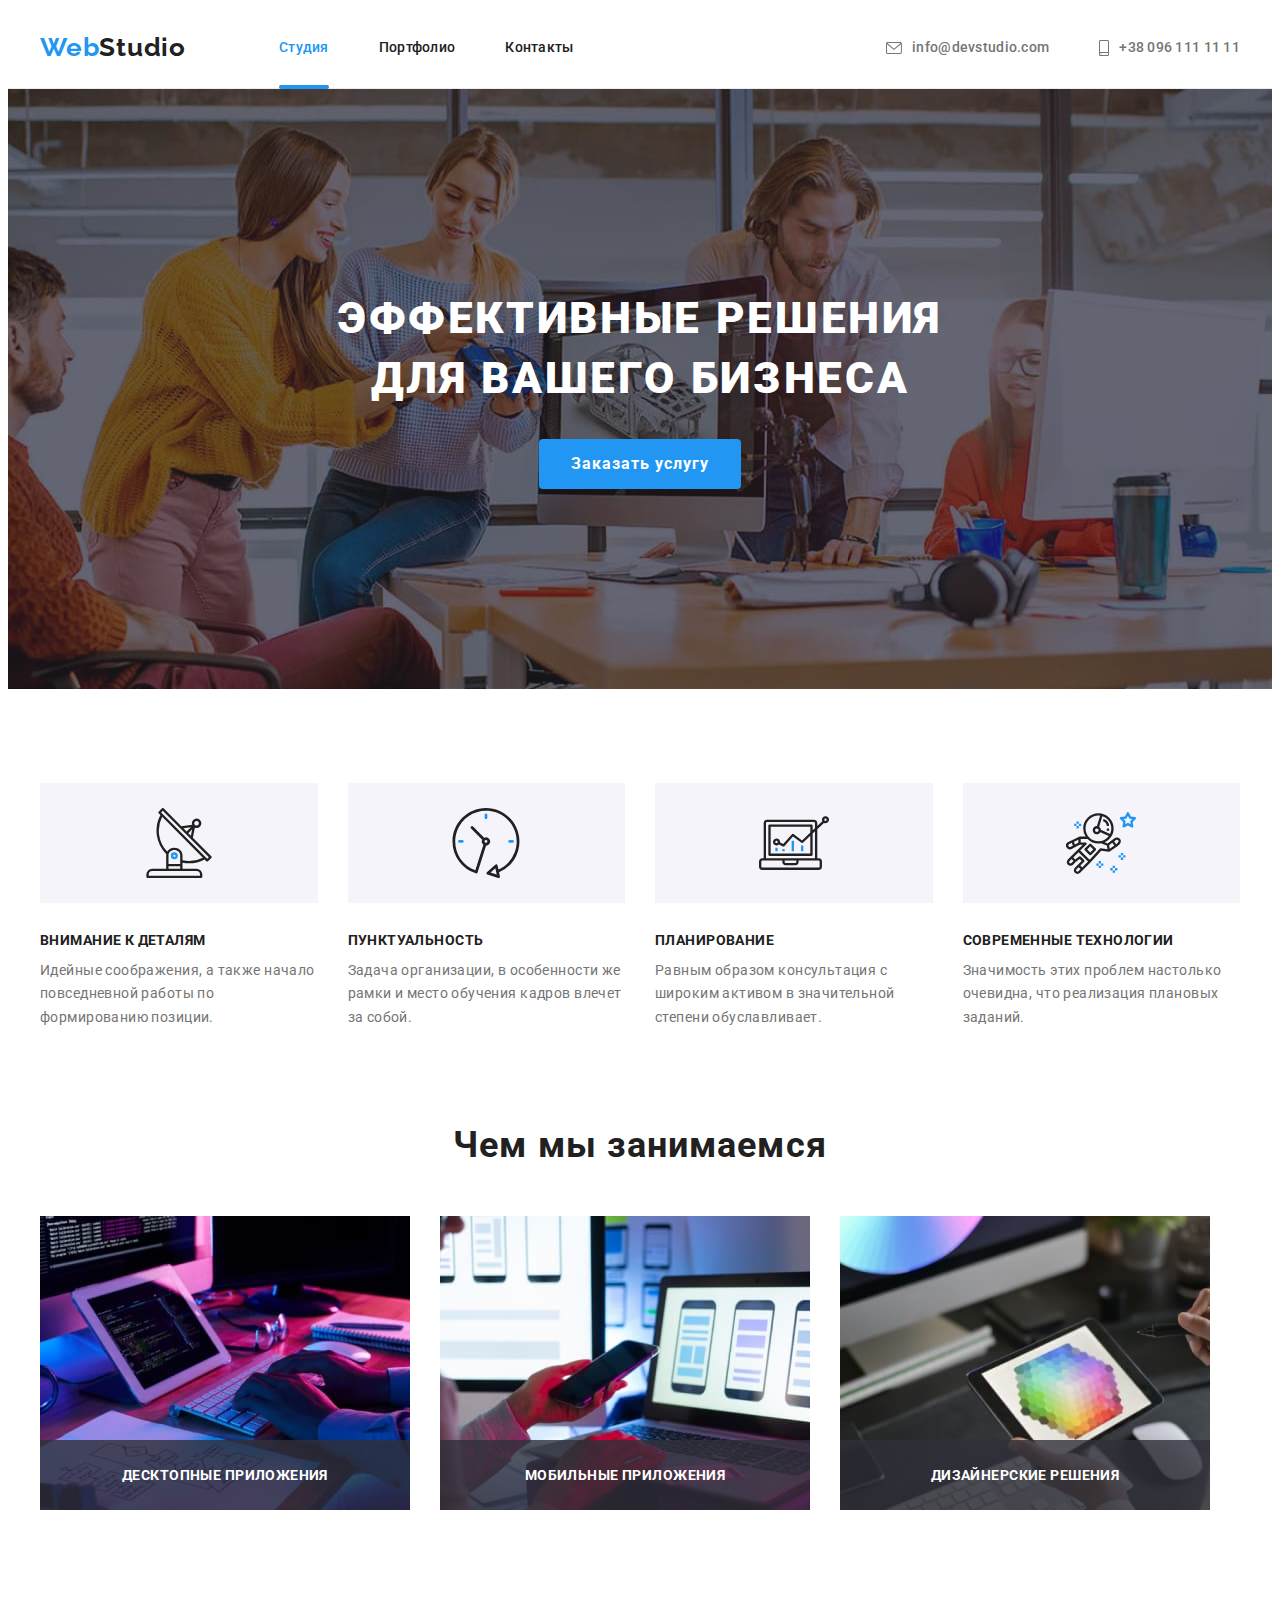
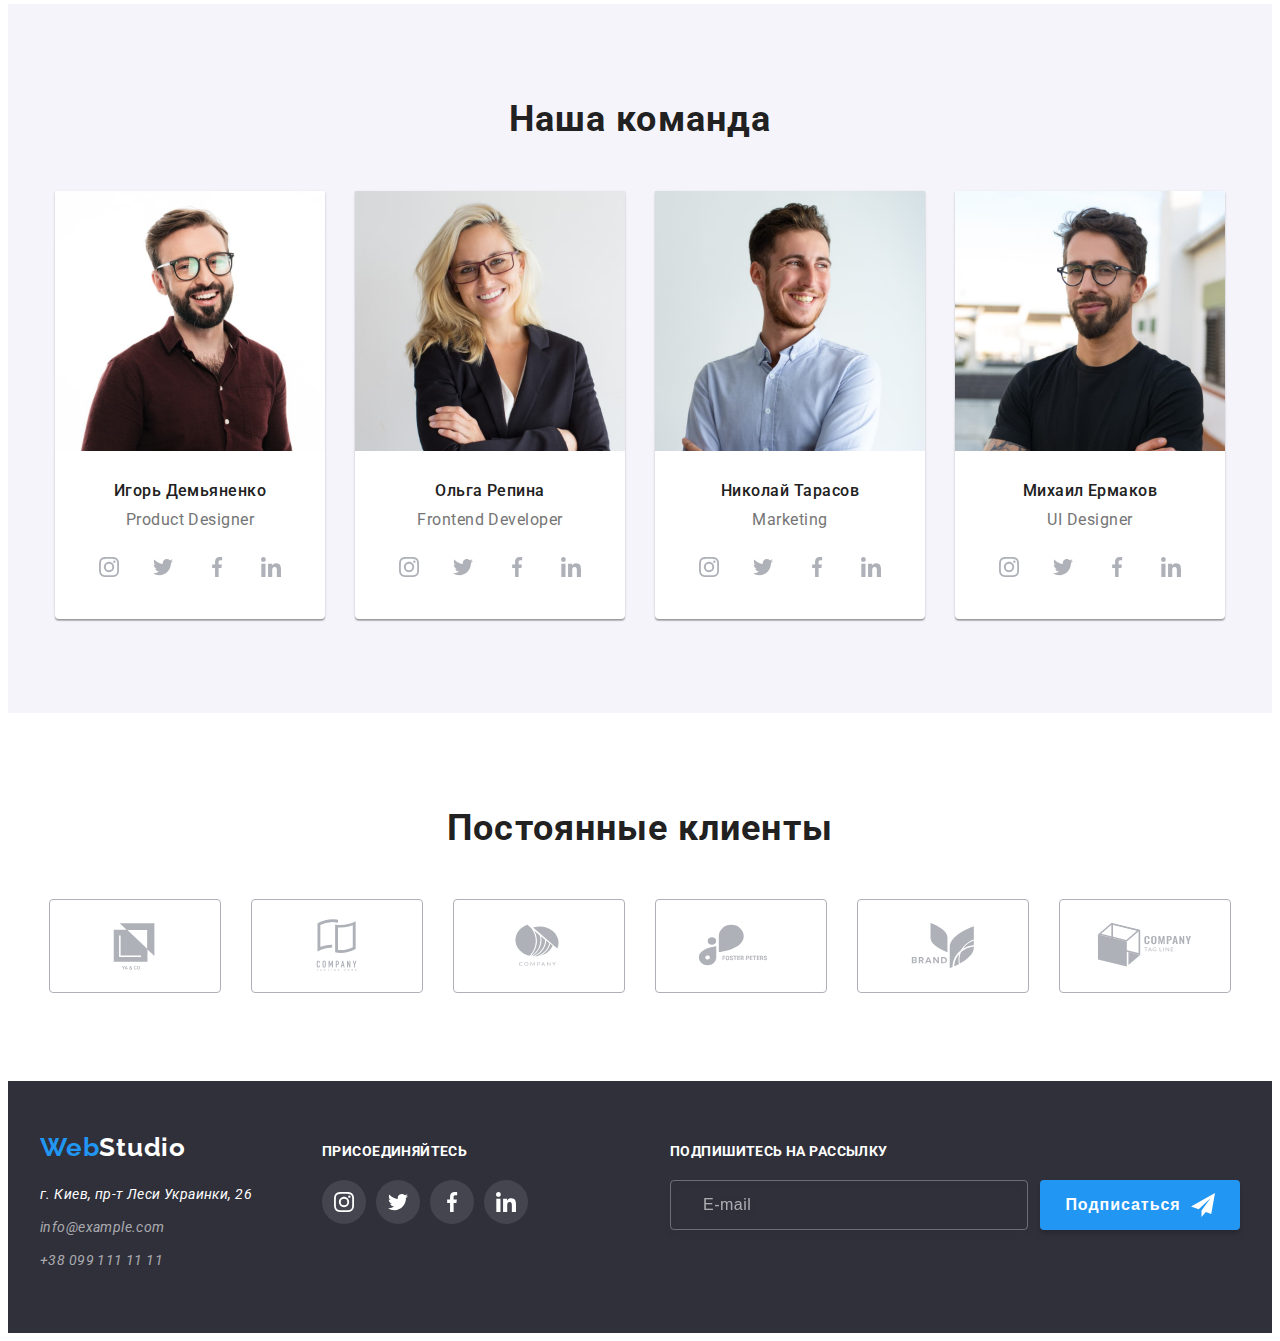
<file: index.html>
<!DOCTYPE html>
<html lang="ru">
  <head>
    <meta charset="UTF-8" />
    <meta http-equiv="X-UA-Compatible" content="IE=edge" />
    <meta name="viewport" content="width=device-width, initial-scale=1.0" />
    <title>WebStudio</title>
    <link
      rel="stylesheet"
      href="https://cdnjs.cloudflare.com/ajax/libs/modern-normalize/1.1.0/modern-normalize.min.css"
      integrity="sha512-wpPYUAdjBVSE4KJnH1VR1HeZfpl1ub8YT/NKx4PuQ5NmX2tKuGu6U/JRp5y+Y8XG2tV+wKQpNHVUX03MfMFn9Q=="
      crossorigin="anonymous"
      referrerpolicy="no-referrer"
    />
    <link rel="preconnect" href="https://fonts.googleapis.com" />
    <link rel="preconnect" href="https://fonts.gstatic.com" crossorigin />
    <link
      href="https://fonts.googleapis.com/css2?family=Raleway:wght@700&family=Roboto:wght@400;500;700;900&display=swap"
      rel="stylesheet"
    />
    <link
      rel="stylesheet"
      href="https://cdnjs.cloudflare.com/ajax/libs/modern-normalize/1.1.0/modern-normalize.min.css"
      integrity="sha512-wpPYUAdjBVSE4KJnH1VR1HeZfpl1ub8YT/NKx4PuQ5NmX2tKuGu6U/JRp5y+Y8XG2tV+wKQpNHVUX03MfMFn9Q=="
      crossorigin="anonymous"
      referrerpolicy="no-referrer"
    />
    <!-- <link rel="stylesheet" href="./old_css/styles.css" /> -->
    <link rel="stylesheet" href="./css/main.min.css" />
  </head>

  <body>
    <header class="header-section">
      <div class="container flex">
        <nav class="nav-container">
          <a class="logo link" href="" lang="en">Web<span class="lofo__syffix">Studio</span></a>
          <ul class="nav-container-list list">
            <li class="nav-container-list__item">
              <a class="nav-container-list__link current" href="./index.html">Студия</a>
            </li>
            <li class="nav-container-list__item">
              <a class="nav-container-list__link" href="./portfolio.html">Портфолио</a>
            </li>
            <li class="nav-container-list__item">
              <a class="nav-container-list__link" href="">Контакты</a>
            </li>
          </ul>
        </nav>
        <ul class="header-right-list list">
          <li class="header-right-list__item flex">
            <a class="header-right-list__link flex" href="mailto:info@devstudio.com">
              <svg class="icon-header icon-envelope">
                <use href="./img/symbol-defs.svg#icon-envelope1"></use>
              </svg>
              info@devstudio.com</a
            >
          </li>
          <li class="header-right-list__item flex">
            <a class="header-right-list__link flex" href="tel:+380961111111">
              <svg class="icon-header icon-smartphone">
                <use href="./img/symbol-defs.svg#icon-smartphone"></use>
              </svg>
              +38 096 111 11 11</a
            >
          </li>
        </ul>
      </div>
    </header>

    <main>
      <section class="hero-section">
        <div class="hero-section__container">
          <h1 class="hero-section__title">Эффективные решения для вашего бизнеса</h1>
          <button class="hero-section__btn" type="button" data-modal-open>Заказать услугу</button>
        </div>
      </section>
      <section class="feature-section">
        <div class="feature-section__container">
          <h2 class="feature-section__hidden-title visually-hidden">Features</h2>
          <ul class="feature-section__list list flex">
            <li class="feature-section__item">
              <div class="feature-section__icon-bock">
                <svg class="feature-section__icon">
                  <use href="./img/symbol-defs.svg#icon-antenna"></use>
                </svg>
              </div>
              <h3 class="feature-section__title">Внимание к деталям</h3>
              <p class="feature-section__text">
                Идейные соображения, а также начало повседневной работы по формированию позиции.
              </p>
            </li>
            <li class="feature-section__item">
              <div class="feature-section__icon-bock">
                <svg class="feature-section__icon">
                  <use href="./img/symbol-defs.svg#icon-clock"></use>
                </svg>
              </div>
              <h3 class="feature-section__title">Пунктуальность</h3>
              <p class="feature-section__text">
                Задача организации, в особенности же рамки и место обучения кадров влечет за собой.
              </p>
            </li>
            <li class="feature-section__item">
              <div class="feature-section__icon-bock">
                <svg class="feature-section__icon">
                  <use href="./img/symbol-defs.svg#icon-diagram"></use>
                </svg>
              </div>
              <h3 class="feature-section__title">Планирование</h3>
              <p class="feature-section__text">
                Равным образом консультация с широким активом в значительной степени обуславливает.
              </p>
            </li>
            <li class="feature-section__item">
              <div class="feature-section__icon-bock">
                <svg class="feature-section__icon">
                  <use href="./img/symbol-defs.svg#icon-astronaut"></use>
                </svg>
              </div>
              <h3 class="feature-section__title">Современные технологии</h3>
              <p class="feature-section__text">
                Значимость этих проблем настолько очевидна, что реализация плановых заданий.
              </p>
            </li>
          </ul>
        </div>
      </section>
      <section class="projects-feature-section">
        <div class="projects-feature-section__container">
          <h2 class="universal-title">Чем мы занимаемся</h2>
          <ul class="projects-feature-section__list list flex-wrap">
            <li class="projects-feature-section__item">
              <div class="projects-feature-section__images-box">
                <img width="370" src="./img/box1.jpg" alt="Разработчик пишет код" />
                <div class="projects-feature-section__title-box">
                  <p class="projects-feature-section__title">Десктопные приложения</p>
                </div>
              </div>
            </li>
            <li class="projects-feature-section__item">
              <div class="projects-feature-section__images-box">
                <img width="370" src="./img/box2.jpg" alt="Создаем мобильные приложения" />
                <div class="projects-feature-section__title-box">
                  <p class="projects-feature-section__title">Мобильные приложения</p>
                </div>
              </div>
            </li>
            <li class="projects-feature-section__item">
              <div class="projects-feature-section__images-box">
                <img width="370" src="./img/box3.jpg" alt="Цветовая палитра" />
                <div class="projects-feature-section__title-box">
                  <p class="projects-feature-section__title">Дизайнерские решения</p>
                </div>
              </div>
            </li>
          </ul>
        </div>
      </section>
      <section class="team-section">
        <div class="team-section__container">
          <h2 class="universal-title">Наша команда</h2>
          <ul class="team-section__list list flex">
            <li class="team-section__item">
              <img width="270" src="./img/img1.jpg" alt="Игорь Демьяненко" />
              <div class="team-section__under-image-block">
                <h3 class="team-section__developer">Игорь Демьяненко</h3>
                <p class="team-section__developer-position" lang="en">Product Designer</p>
                <ul class="team-section__developers-contact-list flex list">
                  <li class="team-section__developers-contact-item">
                    <a class="team-section__developers-contact-link" href="">
                      <svg class="team-section__icon-developer">
                        <use href="./img/symbol-defs.svg#icon-instagram"></use>
                      </svg>
                    </a>
                  </li>
                  <li class="team-section__developers-contact-item">
                    <a class="team-section__developers-contact-link" href="">
                      <svg class="team-section__icon-developer">
                        <use href="./img/symbol-defs.svg#icon-twitter"></use>
                      </svg>
                    </a>
                  </li>
                  <li class="team-section__developers-contact-item">
                    <a class="team-section__developers-contact-link" href="">
                      <svg class="team-section__icon-developer">
                        <use href="./img/symbol-defs.svg#icon-facebook"></use>
                      </svg>
                    </a>
                  </li>
                  <li class="team-section__developers-contact-item">
                    <a class="team-section__developers-contact-link" href="">
                      <svg class="team-section__icon-developer">
                        <use href="./img/symbol-defs.svg#icon-linkedin"></use>
                      </svg>
                    </a>
                  </li>
                </ul>
              </div>
            </li>
            <li class="team-section__item">
              <img width="270" src="./img/img2.jpg" alt="Ольга Репина" />
              <div class="team-section__under-image-block">
                <h3 class="team-section__developer">Ольга Репина</h3>
                <p class="team-section__developer-position" lang="en">Frontend Developer</p>
                <ul class="team-section__developers-contact-list flex list">
                  <li class="team-section__developers-contact-item">
                    <a class="team-section__developers-contact-link" href="">
                      <svg class="team-section__icon-developer">
                        <use href="./img/symbol-defs.svg#icon-instagram"></use>
                      </svg>
                    </a>
                  </li>
                  <li class="team-section__developers-contact-item">
                    <a class="team-section__developers-contact-link" href="">
                      <svg class="team-section__icon-developer">
                        <use href="./img/symbol-defs.svg#icon-twitter"></use>
                      </svg>
                    </a>
                  </li>
                  <li class="team-section__developers-contact-item">
                    <a class="team-section__developers-contact-link" href="">
                      <svg class="team-section__icon-developer">
                        <use href="./img/symbol-defs.svg#icon-facebook"></use>
                      </svg>
                    </a>
                  </li>
                  <li class="team-section__developers-contact-item">
                    <a class="team-section__developers-contact-link" href="">
                      <svg class="team-section__icon-developer">
                        <use href="./img/symbol-defs.svg#icon-linkedin"></use>
                      </svg>
                    </a>
                  </li>
                </ul>
              </div>
            </li>
            <li class="team-section__item">
              <img width="270" src="./img/img3.jpg" alt="Николай Тарасов" />
              <div class="team-section__under-image-block">
                <h3 class="team-section__developer">Николай Тарасов</h3>
                <p class="team-section__developer-position" lang="en">Marketing</p>
                <ul class="team-section__developers-contact-list flex list">
                  <li class="team-section__developers-contact-item">
                    <a class="team-section__developers-contact-link" href="">
                      <svg class="team-section__icon-developer">
                        <use href="./img/symbol-defs.svg#icon-instagram"></use>
                      </svg>
                    </a>
                  </li>
                  <li class="team-section__developers-contact-item">
                    <a class="team-section__developers-contact-link" href="">
                      <svg class="team-section__icon-developer">
                        <use href="./img/symbol-defs.svg#icon-twitter"></use>
                      </svg>
                    </a>
                  </li>
                  <li class="team-section__developers-contact-item">
                    <a class="team-section__developers-contact-link" href="">
                      <svg class="team-section__icon-developer">
                        <use href="./img/symbol-defs.svg#icon-facebook"></use>
                      </svg>
                    </a>
                  </li>
                  <li class="team-section__developers-contact-item">
                    <a class="team-section__developers-contact-link" href="">
                      <svg class="team-section__icon-developer">
                        <use href="./img/symbol-defs.svg#icon-linkedin"></use>
                      </svg>
                    </a>
                  </li>
                </ul>
              </div>
            </li>
            <li class="team-section__item">
              <img width="270" src="./img/img4.jpg" alt="Михаил Ермаков" />
              <div class="team-section__under-image-block">
                <h3 class="team-section__developer">Михаил Ермаков</h3>
                <p class="team-section__developer-position" lang="en">UI Designer</p>
                <ul class="team-section__developers-contact-list flex list">
                  <li class="team-section__developers-contact-item">
                    <a class="team-section__developers-contact-link" href="">
                      <svg class="team-section__icon-developer">
                        <use href="./img/symbol-defs.svg#icon-instagram"></use>
                      </svg>
                    </a>
                  </li>
                  <li class="team-section__developers-contact-item">
                    <a class="team-section__developers-contact-link" href="">
                      <svg class="team-section__icon-developer">
                        <use href="./img/symbol-defs.svg#icon-twitter"></use>
                      </svg>
                    </a>
                  </li>
                  <li class="team-section__developers-contact-item">
                    <a class="team-section__developers-contact-link" href="">
                      <svg class="team-section__icon-developer">
                        <use href="./img/symbol-defs.svg#icon-facebook"></use>
                      </svg>
                    </a>
                  </li>
                  <li class="team-section__developers-contact-item">
                    <a class="team-section__developers-contact-link" href="">
                      <svg class="team-section__icon-developer">
                        <use href="./img/symbol-defs.svg#icon-linkedin"></use>
                      </svg>
                    </a>
                  </li>
                </ul>
              </div>
            </li>
          </ul>
        </div>
      </section>
      <section class="clients-section">
        <div class="clients-section__container">
          <h2 class="universal-title">Постоянные клиенты</h2>
          <ul class="clients-section__list list flex">
            <li class="clients-section__item">
              <a class="clients-section__link" href="">
                <svg class="clients-section__icon">
                  <use href="./img/symbol-defs.svg#icon-logo-1"></use>
                </svg>
              </a>
            </li>
            <li class="clients-section__item">
              <a class="clients-section__link" href="">
                <svg class="clients-section__icon">
                  <use href="./img/symbol-defs.svg#icon-logo-2"></use>
                </svg>
              </a>
            </li>
            <li class="clients-section__item">
              <a class="clients-section__link" href="">
                <svg class="clients-section__icon">
                  <use href="./img/symbol-defs.svg#icon-logo-3"></use>
                </svg>
              </a>
            </li>
            <li class="clients-section__item">
              <a class="clients-section__link" href="">
                <svg class="clients-section__icon">
                  <use href="./img/symbol-defs.svg#icon-logo-4"></use>
                </svg>
              </a>
            </li>
            <li class="clients-section__item">
              <a class="clients-section__link" href="">
                <svg class="clients-section__icon">
                  <use href="./img/symbol-defs.svg#icon-logo-5"></use>
                </svg>
              </a>
            </li>
            <li class="clients-section__item">
              <a class="clients-section__link" href="">
                <svg class="clients-section__icon">
                  <use href="./img/symbol-defs.svg#icon-logo-6"></use>
                </svg>
              </a>
            </li>
          </ul>
        </div>
      </section>
    </main>
    <footer class="footer-section">
      <div class="footer-section__container">
        <div class="footer-section__left-part">
          <a class="logo link" href="" lang="en"
            >Web<span class="footer-section__logo-syffix">Studio</span>
          </a>
          <address class="footer-address">
            <ul class="footer-address__list list">
              <li class="footer-address__item">
                <a
                  class="footer-address__link third-text-color link"
                  href="https://goo.gl/maps/jR1SKb3CfaXYw8aB8"
                  target="_blank"
                >
                  г. Киев, пр-т Леси Украинки, 26
                </a>
              </li>
              <li class="footer-address__item list">
                <a
                  class="footer-address__link footer-address__link-color-transparence link"
                  href="mailto:info@example.com"
                  >info@example.com</a
                >
              </li>
              <li class="footer-address__item">
                <a
                  class="footer-address__link footer-address__link-color-transparence link"
                  href="+380991111111"
                  >+38 099 111 11 11</a
                >
              </li>
            </ul>
          </address>
        </div>
        <div class="footer-section__center-part flex">
          <p class="footer-section__center-part-title">присоединяйтесь</p>
          <ul class="footer-section__center-icon-list list flex">
            <li class="footer-section__center-icon-item">
              <a class="footer-section__center-icon-link" href="">
                <svg class="footer-section__center-icon">
                  <use href="./img/symbol-defs.svg#icon-instagram"></use>
                </svg>
              </a>
            </li>
            <li class="footer-section__center-icon-item">
              <a class="footer-section__center-icon-link" href="">
                <svg class="footer-section__center-icon">
                  <use href="./img/symbol-defs.svg#icon-twitter"></use>
                </svg>
              </a>
            </li>
            <li class="footer-section__center-icon-item">
              <a class="footer-section__center-icon-link" href="">
                <svg class="footer-section__center-icon">
                  <use href="./img/symbol-defs.svg#icon-facebook"></use>
                </svg>
              </a>
            </li>
            <li>
              <a class="footer-section__center-icon-link" href="">
                <svg class="footer-section__center-icon">
                  <use href="./img/symbol-defs.svg#icon-linkedin"></use>
                </svg>
              </a>
            </li>
          </ul>
        </div>
        <div class="footer-section__right-part">
          <p class="footer-section__right-part-title">Подпишитесь на рассылку</p>
          <form action="#" class="flex">
            <input
              type="email"
              name="email"
              placeholder="E-mail"
              class="footer-section__email-input"
              id="user-email"
            />
            <button type="submit" class="footer-section__email-submit-button">
              <span class="footer-section__button-title">Подписаться</span>

              <svg class="footer-section__email-submit-button-svg" width="24" height="24">
                <use href="./img/symbol-defs.svg#icon-icon-send"></use>
              </svg>
            </button>
          </form>
        </div>
      </div>
    </footer>

    <div class="backdrop is-hidden" data-modal>
      <div class="modal">
        <button type="button" class="modal__close-button" data-modal-close>
          <svg class="modal__icon-close">
            <use href="./img/symbol-defs.svg#icon-close-black"></use>
          </svg>
        </button>
        <p class="modal__top-text">Оставьте свои данные, мы вам перезвоним</p>
        <form action="#" class="form">
          <label for="name-modal" class="form__label-name">Имя</label>
          <div class="form__wrapper">
            <input type="text" name="name" id="name-modal" class="form__input-name" />
            <svg class="form__icon">
              <use href="./img/symbol-defs.svg#icon-person"></use>
            </svg>
          </div>
          <label for="tel-modal" class="form__label-tel">Телефон</label>
          <div class="form__wrapper">
            <input type="tel" name="tel" id="tel-modal" class="form__input-tel" />
            <svg class="form__icon">
              <use href="./img/symbol-defs.svg#icon-phone"></use>
            </svg>
          </div>
          <label for="email-modal" class="form__label-email">Почта</label>
          <div class="form__wrapper">
            <input type="email" name="email" id="email-modal" class="form__input-email" />
            <svg class="form__icon">
              <use href="./img/symbol-defs.svg#icon-email"></use>
            </svg>
          </div>
          <label for="feedback-modal" class="form__label-feedback">Комментарий</label>

          <textarea
            name="feedback"
            class="form__textarea"
            placeholder="Введите текст"
            id="feedback-modal"
          ></textarea>

          <div class="user-agreement-block">
            <label class="user-agreement-block__label"
              >Соглашаюсь с рассылкой и принимаю
              <a class="user-agreement-block__link" href="">Условия договора</a>
              <input
                type="checkbox"
                name="user-agreement"
                class="user-agreement-block__checkbox visually-hidden"
              />

              <span class="user-agreement-block__custom-checkbox"> </span>
            </label>
          </div>
          <button type="submit" class="form__submit-button">
            <span class="form__submit-title">Отправить</span>
          </button>
        </form>
      </div>
    </div>
    <script src="./js/modal.js"></script>
  </body>
</html>
</file>
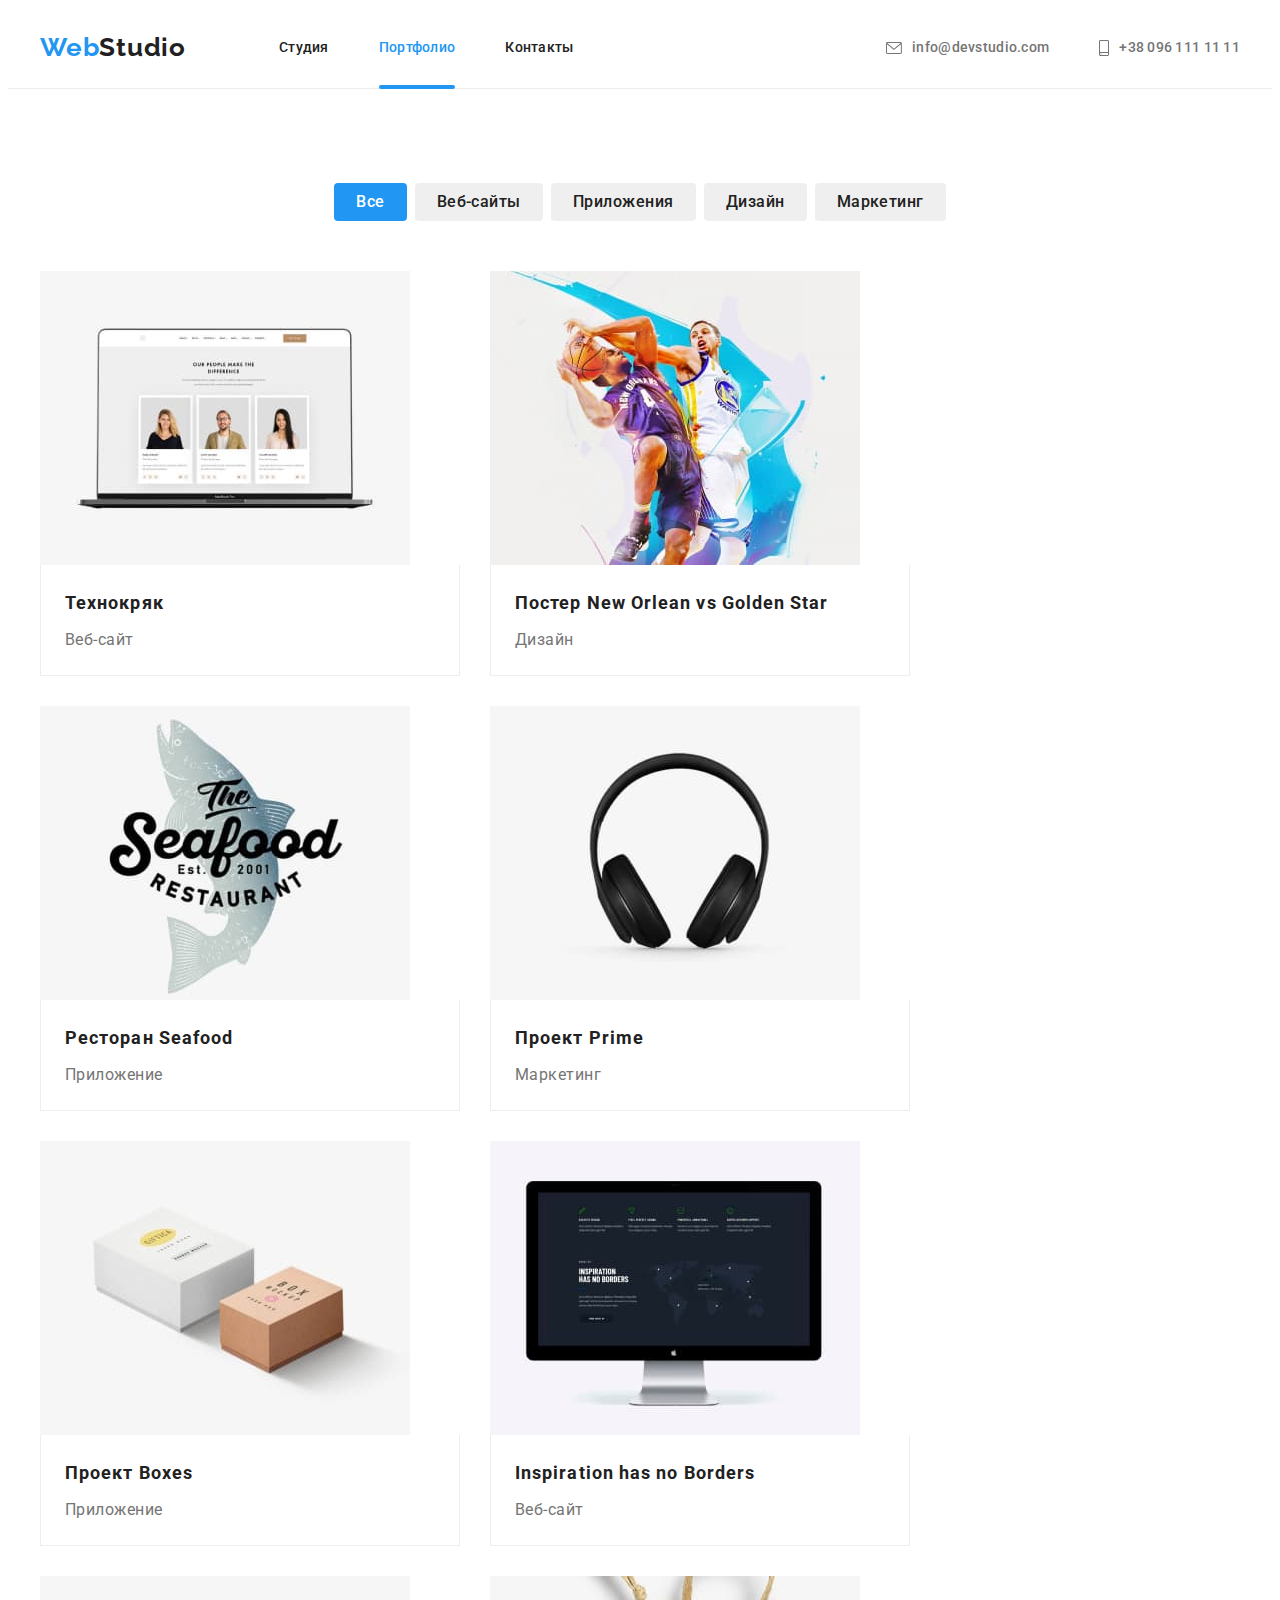
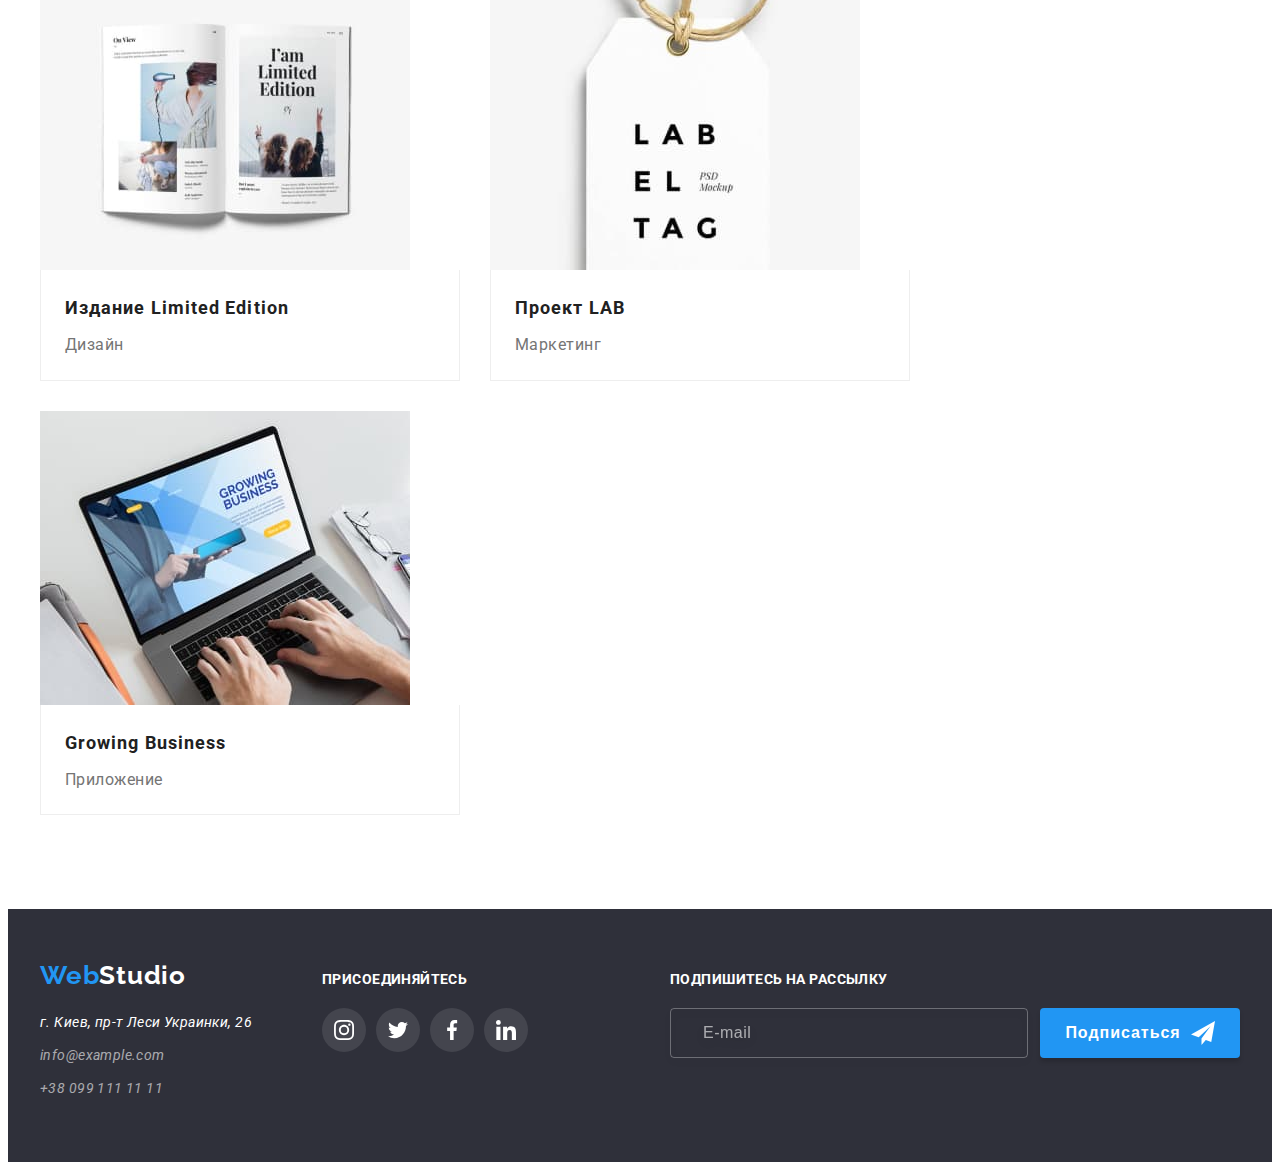
<file: portfolio.html>
<!DOCTYPE html>
<html lang="en">
  <head>
    <meta charset="UTF-8" />
    <meta http-equiv="X-UA-Compatible" content="IE=edge" />
    <meta name="viewport" content="width=device-width, initial-scale=1.0" />
    <title>Portfolio</title>
    <link
      rel="stylesheet"
      href="https://cdnjs.cloudflare.com/ajax/libs/modern-normalize/1.1.0/modern-normalize.min.css"
      integrity="sha512-wpPYUAdjBVSE4KJnH1VR1HeZfpl1ub8YT/NKx4PuQ5NmX2tKuGu6U/JRp5y+Y8XG2tV+wKQpNHVUX03MfMFn9Q=="
      crossorigin="anonymous"
      referrerpolicy="no-referrer"
    />
    <link rel="preconnect" href="https://fonts.googleapis.com" />
    <link rel="preconnect" href="https://fonts.gstatic.com" crossorigin />
    <link
      href="https://fonts.googleapis.com/css2?family=Raleway:wght@700&family=Roboto:wght@400;500;700;900&display=swap"
      rel="stylesheet"
    />
    <link rel="stylesheet" href="./css/main.min.css" />
  </head>

  <body>
    <header class="header-section">
      <div class="container flex">
        <nav class="nav-container">
          <a class="logo link" href="" lang="en">Web<span class="lofo__syffix">Studio</span></a>
          <ul class="nav-container-list list">
            <li class="nav-container-list__item">
              <a class="nav-container-list__link" href="./index.html">Студия</a>
            </li>
            <li class="nav-container-list__item">
              <a class="nav-container-list__link current" href="./portfolio.html">Портфолио</a>
            </li>
            <li class="nav-container-list__item">
              <a class="nav-container-list__link" href="">Контакты</a>
            </li>
          </ul>
        </nav>
        <ul class="header-right-list list">
          <li class="header-right-list__item flex">
            <a class="header-right-list__link flex" href="mailto:info@devstudio.com">
              <svg class="icon-header icon-envelope">
                <use href="./img/symbol-defs.svg#icon-envelope1"></use>
              </svg>
              info@devstudio.com</a
            >
          </li>
          <li class="header-right-list__item flex">
            <a class="header-right-list__link flex" href="tel:+380961111111">
              <svg class="icon-header icon-smartphone">
                <use href="./img/symbol-defs.svg#icon-smartphone"></use>
              </svg>
              +38 096 111 11 11</a
            >
          </li>
        </ul>
      </div>
    </header>
    <main>
      <section class="portfolio-section">
        <div class="portfolio-section__container">
          <h1 class="visually-hidden">Выполенные проэкты</h1>
          <ul class="portfolio-section__filter-list list flex">
            <li class="portfolio-section__filter-item">
              <button class="portfolio-section__filter-btn current-btn" type="button">Все</button>
            </li>
            <li class="portfolio-section__filter-item">
              <button class="portfolio-section__filter-btn" type="button">Веб-сайты</button>
            </li>
            <li class="portfolio-section__filter-item">
              <button class="portfolio-section__filter-btn" type="button">Приложения</button>
            </li>
            <li class="portfolio-section__filter-item">
              <button class="portfolio-section__filter-btn" type="button">Дизайн</button>
            </li>
            <li class="portfolio-section__filter-item">
              <button class="portfolio-section__filter-btn" type="button">Маркетинг</button>
            </li>
          </ul>
          <ul class="portfolio-projets-list list flex-wrap">
            <li class="portfolio-projets-list__item">
              <a class="portfolio-projets-list__link link" href="">
                <div class="portfolio-projets-list__img-block">
                  <img width="370" src="./img/img21.jpg" alt="ноутбук" />
                  <p class="portfolio-projets-list__text">
                    Технокряк это современная площадка распространения коронавируса. Компании
                    используют эту платформу для цифрового шпионажа и атак на защищённые сервера
                    конкурентов.
                  </p>
                </div>
                <div class="portfolio-projets-list__description">
                  <h2 class="portfolio-projets-list__name">Технокряк</h2>
                  <p class="portfolio-projets-list__type">Веб-сайт</p>
                </div>
              </a>
            </li>
            <li class="portfolio-projets-list__item">
              <a class="portfolio-projets-list__link link" href="">
                <div class="portfolio-projets-list__img-block">
                  <img width="370" src="./img/img22.jpg" alt="баскетбол" />
                  <p class="portfolio-projets-list__text">
                    Lorem ipsum dolor sit amet consectetur adipisicing elit. Saepe dignissimos ut
                    ipsa quo eum laudantium molestiae, est minima libero placeat perspiciatis quae
                  </p>
                </div>
                <div class="portfolio-projets-list__description">
                  <h2 class="portfolio-projets-list__name">Постер New Orlean vs Golden Star</h2>
                  <p class="portfolio-projets-list__type">Дизайн</p>
                </div>
              </a>
            </li>
            <li class="portfolio-projets-list__item">
              <a class="portfolio-projets-list__link link" href="">
                <div class="portfolio-projets-list__img-block">
                  <img width="370" src="./img/img23.jpg" alt="лого ресторана" />
                  <p class="portfolio-projets-list__text">
                    Lorem ipsum dolor sit amet consectetur adipisicing elit. Saepe dignissimos ut
                    ipsa quo eum laudantium molestiae, est minima libero placeat perspiciatis quae
                  </p>
                </div>
                <div class="portfolio-projets-list__description">
                  <h2 class="portfolio-projets-list__name">Ресторан Seafood</h2>
                  <p class="portfolio-projets-list__type">Приложение</p>
                </div>
              </a>
            </li>
            <li class="portfolio-projets-list__item">
              <a class="portfolio-projets-list__link link" href="">
                <div class="portfolio-projets-list__img-block">
                  <img width="370" src="./img/img24.jpg" alt="наушеики" />
                  <p class="portfolio-projets-list__text">
                    Lorem ipsum dolor sit amet consectetur adipisicing elit. Saepe dignissimos ut
                    ipsa quo eum laudantium molestiae, est minima libero placeat perspiciatis quae
                  </p>
                </div>
                <div class="portfolio-projets-list__description">
                  <h2 class="portfolio-projets-list__name">Проект Prime</h2>
                  <p class="portfolio-projets-list__type">Маркетинг</p>
                </div>
              </a>
            </li>
            <li class="portfolio-projets-list__item">
              <a class="portfolio-projets-list__link link" href="">
                <div class="portfolio-projets-list__img-block">
                  <img width="370" src="./img/img25.jpg" alt="2 коробки" />
                  <p class="portfolio-projets-list__text">
                    Lorem ipsum dolor sit amet consectetur adipisicing elit. Saepe dignissimos ut
                    ipsa quo eum laudantium molestiae, est minima libero placeat perspiciatis quae
                  </p>
                </div>
                <div class="portfolio-projets-list__description">
                  <h2 class="portfolio-projets-list__name">Проект Boxes</h2>
                  <p class="portfolio-projets-list__type">Приложение</p>
                </div>
              </a>
            </li>
            <li class="portfolio-projets-list__item">
              <a class="portfolio-projets-list__link link" href="">
                <div class="portfolio-projets-list__img-block">
                  <img width="370" src="./img/img26.jpg" alt="монитор" />
                  <p class="portfolio-projets-list__text">
                    Lorem ipsum dolor sit amet consectetur adipisicing elit. Saepe dignissimos ut
                    ipsa quo eum laudantium molestiae, est minima libero placeat perspiciatis quae
                  </p>
                </div>
                <div class="portfolio-projets-list__description">
                  <h2 class="portfolio-projets-list__name">Inspiration has no Borders</h2>
                  <p class="portfolio-projets-list__type">Веб-сайт</p>
                </div>
              </a>
            </li>
            <li class="portfolio-projets-list__item">
              <a class="portfolio-projets-list__link link" href="">
                <div class="portfolio-projets-list__img-block">
                  <img width="370" src="./img/img27.jpg" alt="открытый журнал" />
                  <p class="portfolio-projets-list__text">
                    Lorem ipsum dolor sit amet consectetur adipisicing elit. Saepe dignissimos ut
                    ipsa quo eum laudantium molestiae, est minima libero placeat perspiciatis quae
                  </p>
                </div>
                <div class="portfolio-projets-list__description">
                  <h2 class="portfolio-projets-list__name">Издание Limited Edition</h2>
                  <p class="portfolio-projets-list__type">Дизайн</p>
                </div>
              </a>
            </li>
            <li class="portfolio-projets-list__item">
              <a class="portfolio-projets-list__link link" href="">
                <div class="portfolio-projets-list__img-block">
                  <img width="370" src="./img/img28.jpg" alt="лейба" />
                  <p class="portfolio-projets-list__text">
                    Lorem ipsum dolor sit amet consectetur adipisicing elit. Saepe dignissimos ut
                    ipsa quo eum laudantium molestiae, est minima libero placeat perspiciatis quae
                  </p>
                </div>
                <div class="portfolio-projets-list__description">
                  <h2 class="portfolio-projets-list__name">Проект LAB</h2>
                  <p class="portfolio-projets-list__type">Маркетинг</p>
                </div>
              </a>
            </li>
            <li class="portfolio-projets-list__item">
              <a class="portfolio-projets-list__link link" href="">
                <div class="portfolio-projets-list__img-block">
                  <img width="370" src="./img/img29.jpg" alt="робота с ноутбуком" />
                  <p class="portfolio-projets-list__text">
                    Lorem ipsum dolor sit amet consectetur adipisicing elit. Saepe dignissimos ut
                    ipsa quo eum laudantium molestiae, est minima libero placeat perspiciatis quae
                  </p>
                </div>
                <div class="portfolio-projets-list__description">
                  <h2 class="portfolio-projets-list__name">Growing Business</h2>
                  <p class="portfolio-projets-list__type">Приложение</p>
                </div>
              </a>
            </li>
          </ul>
        </div>
      </section>
    </main>
    <footer class="footer-section">
      <div class="footer-section__container">
        <div class="footer-section__left-part">
          <a class="logo link" href="" lang="en"
            >Web<span class="footer-section__logo-syffix">Studio</span>
          </a>
          <address class="footer-address">
            <ul class="footer-address__list list">
              <li class="footer-address__item">
                <a
                  class="footer-address__link third-text-color link"
                  href="https://goo.gl/maps/jR1SKb3CfaXYw8aB8"
                  target="_blank"
                >
                  г. Киев, пр-т Леси Украинки, 26
                </a>
              </li>
              <li class="footer-address__item list">
                <a
                  class="footer-address__link footer-address__link-color-transparence link"
                  href="mailto:info@example.com"
                  >info@example.com</a
                >
              </li>
              <li class="footer-address__item">
                <a
                  class="footer-address__link footer-address__link-color-transparence link"
                  href="+380991111111"
                  >+38 099 111 11 11</a
                >
              </li>
            </ul>
          </address>
        </div>
        <div class="footer-section__center-part flex">
          <p class="footer-section__center-part-title">присоединяйтесь</p>
          <ul class="footer-section__center-icon-list list flex">
            <li class="footer-section__center-icon-item">
              <a class="footer-section__center-icon-link" href="">
                <svg class="footer-section__center-icon">
                  <use href="./img/symbol-defs.svg#icon-instagram"></use>
                </svg>
              </a>
            </li>
            <li class="footer-section__center-icon-item">
              <a class="footer-section__center-icon-link" href="">
                <svg class="footer-section__center-icon">
                  <use href="./img/symbol-defs.svg#icon-twitter"></use>
                </svg>
              </a>
            </li>
            <li class="footer-section__center-icon-item">
              <a class="footer-section__center-icon-link" href="">
                <svg class="footer-section__center-icon">
                  <use href="./img/symbol-defs.svg#icon-facebook"></use>
                </svg>
              </a>
            </li>
            <li>
              <a class="footer-section__center-icon-link" href="">
                <svg class="footer-section__center-icon">
                  <use href="./img/symbol-defs.svg#icon-linkedin"></use>
                </svg>
              </a>
            </li>
          </ul>
        </div>
        <div class="footer-section__right-part">
          <p class="footer-section__right-part-title">Подпишитесь на рассылку</p>
          <form action="#" class="flex">
            <input
              type="email"
              name="email"
              placeholder="E-mail"
              class="footer-section__email-input"
              id="user-email"
            />
            <button type="submit" class="footer-section__email-submit-button">
              <span class="footer-section__button-title">Подписаться</span>

              <svg class="footer-section__email-submit-button-svg" width="24" height="24">
                <use href="./img/symbol-defs.svg#icon-icon-send"></use>
              </svg>
            </button>
          </form>
        </div>
      </div>
    </footer>
  </body>
</html>
</file>
<file: old_css/styles.css>
body {
  font-family: Roboto, sans-serif;
  background: var(--third-text-colorr);
}

:root {
  --accent-color: #2196f3;
  --first-text-color: #212121;
  --second-text-color: #757575;
  --third-text-color: #ffffff;
  --first-background-color: #f5f4fa;
  --second-background-color: #2f303a;
  --third-background-color: #eeeeee;
  --line-color: #ececec;
}

p,
h1,
h2,
h3,
h4,
h5,
h6,
ul {
  margin: 0;
  padding: 0;
}

img {
  display: block;
  max-width: 100%;
  height: auto;
}

.list {
  list-style: none;
}

.link {
  text-decoration: none;
}

.visually-hidden {
  position: absolute;
  width: 1px;
  height: 1px;
  margin: -1px;
  border: 0;
  padding: 0;
  white-space: nowrap;
  clip-path: inset(100%);
  clip: rect(0 0 0 0);
  overflow: hidden;
}

/* -----------HEADER--------------- */
.header-section {
  border-bottom: 1px solid var(--line-color);
}
.container {
  max-width: 1200px;
  padding-left: 15px;
  padding-right: 15px;
  margin: 0 auto;
}

.flex {
  display: flex;
  align-items: center;
  justify-content: center;
}

.flex-wrap {
  display: flex;
  flex-wrap: wrap;
}

.nav-container {
  display: flex;
  align-items: center;
}

.logo {
  font-family: Raleway;
  font-style: normal;
  font-weight: bold;
  font-size: 26px;
  line-height: 1.19;
  letter-spacing: 0.03em;
  color: var(--accent-color);
  padding-top: 24px;
  padding-bottom: 25px;
}

.lofo__syffix {
  color: var(--first-text-color);
}

.nav-container-list {
  display: flex;
  margin-left: 93px;
}
.nav-container-list__link {
  display: block;
}
.header-right-list {
  display: flex;
  margin-left: auto;
  align-items: center;
}

.icon-header {
  margin-right: 10px;
  fill: currentColor;
}

.icon-envelope {
  width: 16px;
  height: 12px;
  fill: currentColor;
}

.icon-smartphone {
  width: 10px;
  height: 16px;
  min-width: 10px;
  min-height: 16px;
  fill: currentColor;
}

.header-right-list__item {
  margin-right: 50px;
}
.header-right-list__item:last-child {
  margin-right: 0;
}
.nav-container-list__item,
.header-right-list__item {
  font-weight: 500;
  font-size: 14px;
  line-height: 1.14;
  letter-spacing: 0.02em;
}

.nav-container-list__item {
  margin-right: 50px;
}
.nav-container-list__item:last-child {
  margin-right: 0;
}

.nav-container-list__link {
  position: relative;
  text-decoration: none;
  color: var(--first-text-color);
  padding-top: 32px;
  padding-bottom: 32px;
  transition-property: color;
  transition-duration: 250ms;
  transition-timing-function: cubic-bezier(0.4, 0, 0.2, 1);
}

.nav-container-list__link:nth-last-child() {
  margin-right: 0;
}

.header-right-list__link {
  text-decoration: none;
  color: var(--second-text-color);
  padding-top: 32px;
  padding-bottom: 32px;
  transition-property: color, fill;
  transition-duration: 250ms;
  transition-timing-function: cubic-bezier(0.4, 0, 0.2, 1);
}
.nav-container-list__link.current {
  color: var(--accent-color);
}

.nav-container-list__link.current::after {
  position: absolute;
  content: '';
  width: 100%;
  height: 4px;
  border-radius: 2px;
  background-color: var(--accent-color);
  bottom: -1px;
  left: 0;
}

.nav-container-list__link:hover,
.nav-container-list__link:focus,
.header-right-list__link:focus,
.header-right-list__link:hover {
  color: var(--accent-color);
}

/* ----------MAIN--------------- */

.hero-section {
  padding-top: 200px;
  padding-bottom: 200px;
  background-color: var(--third-text-color);
  background-image: linear-gradient(rgba(47, 48, 58, 0.4), rgba(47, 48, 58, 0.4)),
    url(../img/main-img.jpg);
  background-size: 1600px 600px;
  background-repeat: no-repeat;
  background-position: center;
  /* background-color: var(--second-background-color); */
}

.hero-section__container {
  max-width: 1200px;
  padding-left: 15px;
  padding-right: 15px;
  margin: 0 auto;
}

.hero-section__title {
  font-weight: 900;
  font-size: 44px;
  line-height: 1.36;
  letter-spacing: 0.06em;
  text-transform: uppercase;
  color: var(--third-text-color);
  margin: 0 auto 30px auto;
  max-width: 696px;
  text-align: center;
}

.hero-section__btn {
  font-family: inherit;
  font-weight: bold;
  font-size: 16px;
  line-height: 1.87;
  text-align: center;
  letter-spacing: 0.06em;
  color: var(--third-text-color);
  background: var(--accent-color);
  border-radius: 4px;
  border: none;
  cursor: pointer;
  display: block;
  margin: 0 auto;
  min-width: 200px;
  padding: 10px 32px;
}

/* ----------FEATURES-------------------------- */
.feature-section {
  padding-top: 0;
}

.feature-section__container {
  max-width: 1200px;
  padding-left: 15px;
  padding-right: 15px;
  margin: 0 auto;
}
.feature-section__item {
  margin-right: 30px;
  width: calc((100% + 30px) / 4 - 30px);
}
.feature-section__icon-bock {
  display: flex;
  min-width: 270px;
  min-height: 120px;
  background-color: var(--first-background-color);
  margin-bottom: 30px;
  align-items: center;
  justify-content: center;
}
.feature-section__icon {
  width: 70px;
  height: 70px;
}

.feature-section__item:last-child {
  margin-right: 0;
}
.feature-section__title {
  font-weight: bold;
  font-size: 14px;
  line-height: 1.14;
  letter-spacing: 0.03em;
  text-transform: uppercase;
  color: var(--first-text-color);
  margin-bottom: 10px;
}

.feature-section__text {
  font-size: 14px;
  line-height: 1.71;
  letter-spacing: 0.03em;
  color: var(--second-text-color);
}

.universal-title {
  text-align: center;
  margin-top: 94px;
}
.projects-feature-section {
  padding-top: 94px;
  padding-bottom: 94px;
}

.projects-feature-section__container {
  max-width: 1200px;
  padding-left: 15px;
  padding-right: 15px;
  margin: 0 auto;
}

.projects-feature-section__item:not(:last-child) {
  margin-right: 30px;
}
.projects-feature-section__images-box {
  position: relative;
}

.projects-feature-section__title-box {
  position: absolute;
  display: flex;
  width: 100%;
  height: 70px;
  left: 0px;
  bottom: 0px;
  background: rgba(47, 48, 58, 0.8);
  align-items: center;
  justify-content: center;
}

.projects-feature-section__title {
  font-weight: bold;
  font-size: 14px;
  line-height: 16px;
  text-align: center;
  letter-spacing: 0.03em;
  text-transform: uppercase;
  color: var(--third-text-color);
}

/* --------ABOUT-------------------------- */
.universal-title {
  font-weight: bold;
  font-size: 36px;
  line-height: 1.17;
  text-align: center;
  letter-spacing: 0.03em;
  color: var(--first-text-color);
  margin-bottom: 50px;
}

/* --------ABOUT-OUR-TEAM--------------------- */

.team-section {
  padding-top: 94px;
  padding-bottom: 94px;
  background-color: var(--first-background-color);
}

.team-section__container {
  max-width: 1200px;
  padding-left: 15px;
  padding-right: 15px;
  margin: 0 auto;
}

.team-section__item {
  min-width: 163px;
  margin-right: 30px;
  background-color: var(--third-text-color);
  box-shadow: 0px 1px 3px rgba(0, 0, 0, 0.12), 0px 1px 1px rgba(0, 0, 0, 0.14),
    0px 2px 1px rgba(0, 0, 0, 0.2);
  border-radius: 0px 0px 4px 4px;
}

.team-section__item:last-child {
  margin-right: 0;
}

.team-section__under-image-block {
  padding: 30px 32px;
  display: flex;
  flex-direction: column;
  align-items: center;
}

.team-section__developer {
  margin-bottom: 10px;
  font-weight: 500;
  font-size: 16px;
  line-height: 1.19;
  letter-spacing: 0.03em;
  color: var(--first-text-color);
}

.team-section__developer-position {
  font-size: 16px;
  line-height: 1.19;
  letter-spacing: 0.03em;
  color: var(--second-text-color);
  margin-bottom: 16px;
}
.team-section__developers-contact-list {
  align-items: center;
  text-align: right;
  background-color: transparent;
}
.team-section__icon-developer {
  width: 20px;
  height: 20px;
  fill: currentColor;
}

.team-section__developers-contact-link {
  display: flex;
  width: 44px;
  height: 44px;
  border-radius: 50%;
  align-items: center;
  justify-content: center;
  color: #afb1b8;
  transition-property: background-color, color;
  transition-duration: 250ms;
  transition-timing-function: cubic-bezier(0.4, 0, 0.2, 1);
}

.team-section__developers-contact-link:hover,
.team-section__developers-contact-link:focus {
  background-color: var(--accent-color);
  color: var(--third-text-color);
}

.team-section__developers-contact-item {
  display: flex;
  align-items: center;
  justify-content: center;
}

.team-section__developers-contact-item:not(:last-child) {
  margin-right: 10px;
}
/* ----------------OUR-CLIENTS-SECTION--------------- */

.our-clients-section {
  padding-top: 94px;
  padding-bottom: 88px;
}

.clients-list > li:not(:last-child) {
  margin-right: 30px;
}

.clients-link {
  display: flex;
  width: 170px;
  height: 92px;
  align-items: center;
  justify-content: center;
  border: 1px solid #afb1b8;
  border-radius: 4px;
  color: #afb1b8;
  transition-property: border, color;
  transition-duration: 250ms;
  transition-timing-function: cubic-bezier(0.4, 0, 0.2, 1);
}
.icon-clients {
  width: 106px;
  height: 60px;
  fill: currentColor;
}

.clients-link:hover,
.clients-link:focus {
  border: 1px solid var(--accent-color);
  color: var(--accent-color);
  cursor: pointer;
}

/* ---------FOOTER----------------------- */
.footer-address-link {
  transition-property: color;
  transition-duration: 250ms;
  transition-timing-function: cubic-bezier(0.4, 0, 0.2, 1);
}

.footer-address-link:hover,
.footer-address-link:focus {
  color: var(--accent-color);
}

.footer-section {
  padding-top: 51px;
  padding-bottom: 61px;
  background: var(--second-background-color);
}

.footer-section .container {
  display: flex;
}

.footer-logo {
  margin-bottom: 20px;
  display: block;
  font-family: Raleway;
  font-weight: bold;
  font-size: 26px;
  line-height: 1.19;
  letter-spacing: 0.03em;
  color: var(--accent-color);
}
.footer-logo-syffix {
  color: var(--third-text-color);
}

.footer-address-item {
  display: block;
  font-size: 14px;
  line-height: 1.71;
  letter-spacing: 0.03em;
  color: var(--third-text-color);
  margin-bottom: 9px;
}
.footer-address-item:last-child {
  margin-bottom: 0;
}
.footer-center-part {
  flex-direction: column;
  align-items: flex-start;
  margin-left: 70px;
}

.footer-right-part {
  flex-direction: column;
  margin-left: auto;
  margin-right: 0;
}
.footer-left-part {
  display: flex;
  align-items: baseline;
  width: 100%;
}

.footer-center-part-title,
.footer-right-part-title {
  font-weight: bold;
  font-size: 14px;
  line-height: 1.14;
  letter-spacing: 0.03em;
  text-transform: uppercase;
  color: var(--third-text-color);
  margin-bottom: 20px;
}

.footer-icon-list {
  align-items: center;
  text-align: right;
  background-color: transparent;
}

.footer-icon-list > li {
  margin-right: 10px;
}
.icon-footer {
  width: 20px;
  height: 20px;
  fill: inherit;
}

.footer-icon-link {
  display: flex;
  width: 44px;
  height: 44px;
  border-radius: 50%;
  align-items: center;
  justify-content: center;
  background-color: rgba(255, 255, 255, 0.1);
  fill: var(--third-text-color);
  transition-property: background-color;
  transition-duration: 250ms;
  transition-timing-function: cubic-bezier(0.4, 0, 0.2, 1);
}

.footer-icon-link:hover,
.footer-icon-link:focus {
  background-color: var(--accent-color);
}

.footer-email-input {
  width: 358px;
  height: 50px;
  font-size: 16px;
  line-height: 1.25px;
  background-color: transparent;
  margin: 0;
  padding: 0;
  padding-left: 16px;
  border: 1px solid rgba(255, 255, 255, 0.3);
  box-sizing: border-box;
  filter: drop-shadow(0px 4px 4px rgba(0, 0, 0, 0.15));
  border-radius: 4px;
  color: var(--third-text-color);
}
.footer-email-input::placeholder {
  font-size: 16px;
  line-height: 1.25px;
  letter-spacing: 0.03em;
  color: rgba(255, 255, 255, 0.6);
  padding-left: 16px;
}

.footer-email-submit-button {
  display: flex;
  padding: 0;
  width: 200px;
  height: 50px;
  background: var(--accent-color);
  box-shadow: 0px 4px 4px rgba(0, 0, 0, 0.15);
  border-radius: 4px;
  border: none;
  margin-left: 12px;
  justify-content: center;
  align-items: center;
}

.footer-email-submit-button > svg {
  margin-left: 10px;
}
.button-title {
  font-weight: bold;
  font-size: 16px;
  line-height: 1.87;
  letter-spacing: 0.06em;
  color: var(--third-text-color);
}

/* -----------PORTFOLIO-HTML---------------------------- */
.portfolio-section {
  padding-top: 94px;
  padding-bottom: 94px;
}

.filter-btn:hover,
.filter-btn:focus {
  color: var(--third-text-color);
  background-color: var(--accent-color);
  box-shadow: 0px 3px 1px rgba(0, 0, 0, 0.1), 0px 1px 2px rgba(0, 0, 0, 0.08),
    0px 2px 2px rgba(0, 0, 0, 0.12);
}

.filter-btn {
  font-weight: 500;
  font-size: 16px;
  line-height: 1.62;
  text-align: center;
  letter-spacing: 0.03em;
  font-family: inherit;
  border-radius: 4px;
  border: none;
  color: var(--first-text-color);
  background-color: var(--first-background-color);
  cursor: pointer;
  padding: 6px 22px;
  transition-property: color, background-color, box-shadow;
  transition-duration: 250ms;
  transition-timing-function: cubic-bezier(0.4, 0, 0.2, 1);
}

.filter-btn.current-btn {
  background-color: var(--accent-color);
  color: var(--third-text-color);
}

.main-filter > li {
  margin-right: 8px;
}

.main-filter > li:last-child {
  margin-right: 0;
}
.filter-name {
  font-weight: bold;
  font-size: 18px;
  line-height: 2;
  letter-spacing: 0.06em;
  color: var(--first-text-color);
}

.main-filter {
  justify-content: center;
  margin-bottom: 50px;
}

.filter-type {
  font-size: 16px;
  line-height: 1.87;
  letter-spacing: 0.03em;
  color: var(--second-text-color);
}

.portfolio-list > li {
  display: flex;
  flex-basis: calc(100% / 3 - 30px);
  margin-left: 30px;
  margin-bottom: 30px;
  background: var(--third-text-color);
}

.portfolio-link {
  transition-property: box-shadow;
  transition-duration: 250ms;
  transition-timing-function: cubic-bezier(0.4, 0, 0.2, 1);
}

.portfolio-link:hover,
.portfolio-link:focus {
  box-shadow: 0px 1px 1px rgba(0, 0, 0, 0.12), 0px 4px 4px rgba(0, 0, 0, 0.06),
    1px 4px 6px rgba(0, 0, 0, 0.16);
  cursor: pointer;
}

.portfoli-item-img-block {
  position: relative;
  overflow: hidden;
}

.portfoli-item-text {
  position: absolute;
  padding: 63px 24px;
  font-size: 18px;
  line-height: 1.56;
  letter-spacing: 0.03em;
  color: var(--third-text-color);
  background: rgba(33, 150, 243, 0.9);
  top: 100%;
  left: 0;
  transition-property: transform;
  transition-duration: 250ms;
  transition-timing-function: cubic-bezier(0.4, 0, 0.2, 1);
  height: 100%;
  overflow: auto;
}

.portfolio-link:hover .portfoli-item-text,
.portfolio-link:focus .portfoli-item-text {
  transform: translateY(-100%);
}

.portfolio-list {
  margin-left: -30px;
  margin-bottom: -30px;
}

.item-description {
  flex-direction: column;
  padding: 20px 24px;
  width: 370px;
  border-left: 1px solid var(--third-background-color);
  border-right: 1px solid var(--third-background-color);
  border-bottom: 1px solid var(--third-background-color);
}

.item-description > .filter-name {
  margin-bottom: 4px;
}
/* --------SERVISE-CLASS-------------------- */

/* .accent-color {
  color: var(--accent-color);
}

.first-text-color {
  color: var(--first-text-color);
}

.second-text-color {
  color: var(--second-text-color);
}

.third-text-color {
  color: var(--third-text-color);
  font-style: normal;
}

.third-text-color-transparence {
  color: rgba(255, 255, 255, 0.6);
  font-style: normal; */
}

/* ----------MODAL Window--------- */
.backdrop {
  position: fixed;
  top: 0;
  left: 0;
  width: 100vw;
  height: 100vh;
  background: rgba(0, 0, 0, 0.2);
  transition-property: opacity;
  transition-duration: 250ms;
}

.modal {
  position: absolute;
  top: 50%;
  left: 50%;
  width: 528px;
  height: 581px;
  padding: 40px;
  transform: translate(-50%, -50%);
  box-shadow: 0px 1px 3px rgba(0, 0, 0, 0.12), 0px 1px 1px rgba(0, 0, 0, 0.14),
    0px 2px 1px rgba(0, 0, 0, 0.2);
  border-radius: 4px;
  background-color: var(--third-text-color);
  transition-property: scale, transform, opacity;
  transition-duration: 250ms;
  transition-timing-function: cubic-bezier(0.4, 0, 0.2, 1);
}

.modal-close-button {
  position: absolute;
  display: flex;
  justify-content: center;
  align-items: center;
  top: 8px;
  right: 8px;
  width: 30px;
  height: 30px;
  border-radius: 50%;
  background-color: transparent;
  border: 1px solid rgba(0, 0, 0, 0.1);
  cursor: pointer;
  fill: currentColor;
  transition-property: color;
  transition-duration: 250ms;
  transition-timing-function: cubic-bezier(0.4, 0, 0.2, 1);
}

.modal-close-button:hover,
.modal-close-button:focus {
  color: var(--accent-color);
}

.modal-top-text {
  font-weight: bold;
  font-size: 20px;
  line-height: 1.15;
  text-align: center;
  letter-spacing: 0.03em;
  color: var(--first-text-color);
  margin-bottom: 12px;
}

.modal-form {
  display: flex;
  flex-direction: column;
}

.modal-name,
.modal-tel,
.modal-email,
.modal-feedback {
  margin-bottom: 4px;
  font-size: 12px;
  line-height: 1.17;
  letter-spacing: 0.01em;
  color: var(--second-text-color);
}

.input-modal-name,
.input-modal-tel,
.input-modal-email {
  padding: 0;
  width: 100%;
  padding-left: 42px;
  height: 40px;
  border: 1px solid rgba(33, 33, 33, 0.2);
  border-radius: 4px;
  transition-property: border;
  transition-duration: 250ms;
  transition-timing-function: cubic-bezier(0.4, 0, 0.2, 1);
}

.textarea-feedback-modal {
  padding: 0;
  width: 100%;
  padding-left: 42px;
  height: 40px;
  border: 1px solid rgba(33, 33, 33, 0.2);
  border-radius: 4px;
}

.input-modal-name:focus,
.input-modal-tel:focus,
.input-modal-email:focus,
.textarea-feedback-modal:focus {
  outline: none;
  cursor: pointer;
  border: 1px solid var(--accent-color);
}

.modal-input-wrapper {
  position: relative;
  margin-bottom: 10px;
  transition-property: color;
  transition-duration: 250ms;
  transition-timing-function: cubic-bezier(0.4, 0, 0.2, 1);
}

.modal-input-wrapper:focus-within .modal-input-icon {
  color: var(--accent-color);
}

.modal-input-icon {
  position: absolute;
  pointer-events: none;
  top: 50%;
  left: 12px;
  transform: translateY(-50%);
  transition-property: color;
  transition-duration: 250ms;
  transition-timing-function: cubic-bezier(0.4, 0, 0.2, 1);
  fill: currentColor;
}
.textarea-feedback-modal {
  padding: 12px 16px;
  margin-bottom: 20px;
  width: 100%;
  height: 120px;
  resize: none;
}

.textarea-feedback-modal::placeholder {
  font-size: 12px;
  line-height: 1.17;
  letter-spacing: 0.01em;
  color: rgba(117, 117, 117, 0.5);
}
.user-agreement-block {
  display: flex;
  position: relative;
  margin-bottom: 30px;
  align-items: center;
}
.label-modal-user-agreement {
  padding-left: 37px;
  font-size: 14px;
  line-height: 1.71;
  letter-spacing: 0.03em;
  color: var(--second-text-color);
  margin-left: 7px;
}

.custom-checkbox {
  position: absolute;
  display: block;
  top: 50%;
  left: 14px;
  width: 16px;
  height: 15px;
  transform: translateY(-50%);
  border: 2px solid #000000;
  border-radius: 2px;
  /* background-image: url(../img/Vector.svg); */
}

.input-modal-user-agreement:checked + .custom-checkbox {
  background-image: url(../img/icon-check.svg);
  background-size: contain;
  border: none;
}

.input-modal-user-agreement:focus:not(:checked) + .custom-checkbox {
  border: 2px solid var(--accent-color);
}
.label-modal-user-agreement > a {
  color: var(--accent-color);
  text-decoration-skip-ink: none;
}

.modal-window-submit-button {
  display: flex;
  padding: 0;
  width: 200px;
  height: 50px;
  background: var(--accent-color);
  box-shadow: 0px 4px 4px rgba(0, 0, 0, 0.15);
  border-radius: 4px;
  border: none;
  margin-left: 0 auto;
  justify-content: center;
  align-items: center;
  align-self: center;
}
.input-modal-user-agreement:hover,
.modal-window-submit-button:hover,
.label-modal-user-agreement:hover,
.footer-email-submit-button:hover {
  cursor: pointer;
}

.is-hidden.backdrop {
  visibility: 0;
  opacity: 0;
  pointer-events: none;
}

.is-hidden.backdrop .modal {
  scale: 0.2;
  opacity: 0;
  transform: translate(-150%, -150%);
  transform: rotate(180deg);
}
</file>
<file: css/main.min.css>
body{font-family:Roboto, sans-serif;background:var(--third-text-colorr)}p,h1,h2,h3,h4,h5,h6,ul{margin:0;padding:0}img{display:block;max-width:100%;height:auto}.list{list-style:none}.link{text-decoration:none}.visually-hidden{position:absolute;width:1px;height:1px;margin:-1px;border:0;padding:0;white-space:nowrap;-webkit-clip-path:inset(100%);clip-path:inset(100%);clip:rect(0 0 0 0);overflow:hidden}.container{max-width:1200px;padding-left:15px;padding-right:15px;margin:0 auto}.flex{display:-webkit-box;display:-ms-flexbox;display:flex;-webkit-box-align:center;-ms-flex-align:center;align-items:center;-webkit-box-pack:center;-ms-flex-pack:center;justify-content:center}.flex-wrap{display:-webkit-box;display:-ms-flexbox;display:flex;-ms-flex-wrap:wrap;flex-wrap:wrap}.universal-title{text-align:center;font-weight:bold;font-size:36px;line-height:1.17;text-align:center;letter-spacing:0.03em;color:#212121;margin-bottom:50px}.logo{font-family:Raleway;font-style:normal;font-weight:bold;font-size:26px;line-height:1.19;letter-spacing:0.03em;color:#2196f3;padding-top:24px;padding-bottom:25px}.lofo__syffix{color:#212121}.header-section{border-bottom:1px solid #ececec}.nav-container{display:-webkit-box;display:-ms-flexbox;display:flex;-webkit-box-align:center;-ms-flex-align:center;align-items:center}.nav-container-list{display:-webkit-box;display:-ms-flexbox;display:flex;margin-left:93px}.nav-container-list__link{display:block}.header-right-list{display:-webkit-box;display:-ms-flexbox;display:flex;margin-left:auto;-webkit-box-align:center;-ms-flex-align:center;align-items:center}.icon-header{margin-right:10px;fill:currentColor}.icon-envelope{width:16px;height:12px}.icon-smartphone{width:10px;height:16px;min-width:10px;min-height:16px}.header-right-list__item{margin-right:50px}.header-right-list__item:last-child{margin-right:0}.nav-container-list__item,.header-right-list__item{font-weight:500;font-size:14px;line-height:1.14;letter-spacing:0.02em}.nav-container-list__item{margin-right:50px}.nav-container-list__item:last-child{margin-right:0}.nav-container-list__link{position:relative;text-decoration:none;color:#212121;padding-top:32px;padding-bottom:32px;-webkit-transition-property:color;transition-property:color;-webkit-transition-duration:250ms;transition-duration:250ms;-webkit-transition-timing-function:cubic-bezier(0.4, 0, 0.2, 1);transition-timing-function:cubic-bezier(0.4, 0, 0.2, 1)}.nav-container-list__link:last-child{margin-right:0}.nav-container-list__link:hover,.nav-container-list__link:focus{color:#2196f3}.header-right-list__link{text-decoration:none;color:#757575;padding-top:32px;padding-bottom:32px;-webkit-transition-property:color, fill;transition-property:color, fill;-webkit-transition-duration:250ms;transition-duration:250ms;-webkit-transition-timing-function:cubic-bezier(0.4, 0, 0.2, 1);transition-timing-function:cubic-bezier(0.4, 0, 0.2, 1)}.header-right-list__link:focus,.header-right-list__link:hover{color:#2196f3}.nav-container-list__link.current{color:#2196f3}.nav-container-list__link.current::after{position:absolute;content:'';width:100%;height:4px;border-radius:2px;background-color:#2196f3;bottom:-1px;left:0}.hero-section{padding-top:200px;padding-bottom:200px;background-color:var(--third-text-color);background-image:-webkit-gradient(linear, left top, left bottom, from(rgba(47,48,58,0.4)), to(rgba(47,48,58,0.4))),url(../img/main-img.jpg);background-image:linear-gradient(rgba(47,48,58,0.4), rgba(47,48,58,0.4)),url(../img/main-img.jpg);background-size:1600px 600px;background-repeat:no-repeat;background-position:center}.hero-section .hero-section__container{max-width:1200px;padding-left:15px;padding-right:15px;margin:0 auto}.hero-section__title{font-weight:900;font-size:44px;line-height:1.36;letter-spacing:0.06em;text-transform:uppercase;color:#fff;margin:0 auto 30px auto;max-width:696px;text-align:center}.hero-section__btn{font-family:inherit;font-weight:bold;font-size:16px;line-height:1.87;text-align:center;letter-spacing:0.06em;color:#fff;background:#2196f3;border-radius:4px;border:none;cursor:pointer;display:block;margin:0 auto;min-width:200px;padding:10px 32px}.feature-section{padding-top:94px;padding-bottom:94px}.feature-section__container{max-width:1200px;padding-left:15px;padding-right:15px;margin:0 auto}.feature-section__item{margin-right:30px;width:calc((100% + 30px) / 4 - 30px)}.feature-section__item:last-child{margin-right:0}.feature-section__icon-bock{display:-webkit-box;display:-ms-flexbox;display:flex;min-width:270px;min-height:120px;background-color:#f5f4fa;margin-bottom:30px;-webkit-box-align:center;-ms-flex-align:center;align-items:center;-webkit-box-pack:center;-ms-flex-pack:center;justify-content:center}.feature-section__icon{width:70px;height:70px}.feature-section__title{font-weight:bold;font-size:14px;line-height:1.14;letter-spacing:0.03em;text-transform:uppercase;color:#212121;margin-bottom:10px}.feature-section__text{font-size:14px;line-height:1.71;letter-spacing:0.03em;color:#757575}.projects-feature-section{padding-bottom:94px}.projects-feature-section .projects-feature-section__container{max-width:1200px;padding-left:15px;padding-right:15px;margin:0 auto}.projects-feature-section__item:not(:last-child){margin-right:30px}.projects-feature-section__images-box{position:relative}.projects-feature-section__title-box{position:absolute;display:-webkit-box;display:-ms-flexbox;display:flex;width:100%;height:70px;left:0px;bottom:0px;background:rgba(47,48,58,0.8);-webkit-box-align:center;-ms-flex-align:center;align-items:center;-webkit-box-pack:center;-ms-flex-pack:center;justify-content:center}.projects-feature-section__title{font-weight:bold;font-size:14px;line-height:16px;text-align:center;letter-spacing:0.03em;text-transform:uppercase;color:#fff}.team-section{padding-top:94px;padding-bottom:94px;background-color:#f5f4fa}.team-section__container{max-width:1200px;padding-left:15px;padding-right:15px;margin:0 auto}.team-section__item{min-width:163px;margin-right:30px;background-color:#fff;-webkit-box-shadow:0px 1px 3px rgba(0,0,0,0.12),0px 1px 1px rgba(0,0,0,0.14),0px 2px 1px rgba(0,0,0,0.2);box-shadow:0px 1px 3px rgba(0,0,0,0.12),0px 1px 1px rgba(0,0,0,0.14),0px 2px 1px rgba(0,0,0,0.2);border-radius:0px 0px 4px 4px}.team-section__item:last-child{margin-right:0}.team-section__under-image-block{padding:30px 32px;display:-webkit-box;display:-ms-flexbox;display:flex;-webkit-box-orient:vertical;-webkit-box-direction:normal;-ms-flex-direction:column;flex-direction:column;-webkit-box-align:center;-ms-flex-align:center;align-items:center}.team-section__developer{margin-bottom:10px;font-weight:500;font-size:16px;line-height:1.19;letter-spacing:0.03em;color:#212121}.team-section__developer-position{font-size:16px;line-height:1.19;letter-spacing:0.03em;color:#757575;margin-bottom:16px}.team-section__developers-contact-list{-webkit-box-align:center;-ms-flex-align:center;align-items:center;text-align:right;background-color:transparent}.team-section__icon-developer{width:20px;height:20px;fill:currentColor}.team-section__developers-contact-link{display:-webkit-box;display:-ms-flexbox;display:flex;width:44px;height:44px;border-radius:50%;-webkit-box-align:center;-ms-flex-align:center;align-items:center;-webkit-box-pack:center;-ms-flex-pack:center;justify-content:center;color:#afb1b8;-webkit-transition-property:background-color, color;transition-property:background-color, color;-webkit-transition-duration:250ms;transition-duration:250ms;-webkit-transition-timing-function:cubic-bezier(0.4, 0, 0.2, 1);transition-timing-function:cubic-bezier(0.4, 0, 0.2, 1)}.team-section__developers-contact-link:hover,.team-section__developers-contact-link:focus{background-color:#2196f3;color:#fff}.team-section__developers-contact-item{display:-webkit-box;display:-ms-flexbox;display:flex;-webkit-box-align:center;-ms-flex-align:center;align-items:center;-webkit-box-pack:center;-ms-flex-pack:center;justify-content:center}.team-section__developers-contact-item:not(:last-child){margin-right:10px}.clients-section{padding-top:94px;padding-bottom:88px}.clients-section__container{max-width:1200px;padding-left:15px;padding-right:15px;margin:0 auto}.clients-section__item:not(:last-child){margin-right:30px}.clients-section__link{display:-webkit-box;display:-ms-flexbox;display:flex;width:170px;height:92px;-webkit-box-align:center;-ms-flex-align:center;align-items:center;-webkit-box-pack:center;-ms-flex-pack:center;justify-content:center;border:1px solid #afb1b8;border-radius:4px;color:#afb1b8;-webkit-transition-property:border, color;transition-property:border, color;-webkit-transition-duration:250ms;transition-duration:250ms;-webkit-transition-timing-function:cubic-bezier(0.4, 0, 0.2, 1);transition-timing-function:cubic-bezier(0.4, 0, 0.2, 1)}.clients-section__link:hover,.clients-section__link:focus{border:1px solid #2196f3;color:#2196f3;cursor:pointer}.clients-section__icon{width:106px;height:60px;fill:currentColor}.footer-section{padding-top:51px;padding-bottom:61px;background:#2f303a}.footer-section__container{display:-webkit-box;display:-ms-flexbox;display:flex;max-width:1200px;padding-left:15px;padding-right:15px;margin:0 auto}.footer-address__link{font-size:14px;line-height:1.71;letter-spacing:0.03em;color:#fff;-webkit-transition-property:color;transition-property:color;-webkit-transition-duration:250ms;transition-duration:250ms;-webkit-transition-timing-function:cubic-bezier(0.4, 0, 0.2, 1);transition-timing-function:cubic-bezier(0.4, 0, 0.2, 1)}.footer-address__link:hover,.footer-address__link:focus{color:#2196f3}.footer-address__link-color-transparence{color:rgba(255,255,255,0.6)}.footer-section__logo-syffix{color:#fff}.footer-address{margin-top:20px}.footer-address__item{display:block;font-size:14px;line-height:1.71;letter-spacing:0.03em;color:#fff;margin-bottom:9px}.footer-address__item:last-child{margin-bottom:0}.footer-section__center-part{-webkit-box-orient:vertical;-webkit-box-direction:normal;-ms-flex-direction:column;flex-direction:column;-webkit-box-align:start;-ms-flex-align:start;align-items:flex-start;margin-left:70px}.footer-section__right-part{-webkit-box-orient:vertical;-webkit-box-direction:normal;-ms-flex-direction:column;flex-direction:column;margin-left:auto;margin-right:0}.footer-section__container{padding:0 15px;display:-webkit-box;display:-ms-flexbox;display:flex;-webkit-box-align:baseline;-ms-flex-align:baseline;align-items:baseline;width:100%}.footer-section__center-part-title,.footer-section__right-part-title{font-weight:bold;font-size:14px;line-height:1.14;letter-spacing:0.03em;text-transform:uppercase;color:#fff;margin-bottom:20px}.footer-section__center-icon-list{-webkit-box-align:center;-ms-flex-align:center;align-items:center;text-align:right;background-color:transparent}.footer-section__center-icon-item{margin-right:10px}.footer-section__center-icon{width:20px;height:20px;fill:inherit}.footer-section__center-icon-link{display:-webkit-box;display:-ms-flexbox;display:flex;width:44px;height:44px;border-radius:50%;-webkit-box-align:center;-ms-flex-align:center;align-items:center;-webkit-box-pack:center;-ms-flex-pack:center;justify-content:center;background-color:rgba(255,255,255,0.1);fill:#fff;-webkit-transition-property:background-color;transition-property:background-color;-webkit-transition-duration:250ms;transition-duration:250ms;-webkit-transition-timing-function:cubic-bezier(0.4, 0, 0.2, 1);transition-timing-function:cubic-bezier(0.4, 0, 0.2, 1)}.footer-section__center-icon-link:hover,.footer-section__center-icon-link:focus{background-color:#2196f3}.footer-section__email-input{width:358px;height:50px;font-size:16px;line-height:1.25px;background-color:transparent;margin:0;padding:0;padding-left:16px;border:1px solid rgba(255,255,255,0.3);-webkit-box-sizing:border-box;box-sizing:border-box;-webkit-filter:drop-shadow(0px 4px 4px rgba(0,0,0,0.15));filter:drop-shadow(0px 4px 4px rgba(0,0,0,0.15));border-radius:4px;color:#fff}.footer-section__email-input::-webkit-input-placeholder{font-size:16px;line-height:1.25px;letter-spacing:0.03em;color:rgba(255,255,255,0.6);padding-left:16px}.footer-section__email-input:-ms-input-placeholder{font-size:16px;line-height:1.25px;letter-spacing:0.03em;color:rgba(255,255,255,0.6);padding-left:16px}.footer-section__email-input::-ms-input-placeholder{font-size:16px;line-height:1.25px;letter-spacing:0.03em;color:rgba(255,255,255,0.6);padding-left:16px}.footer-section__email-input::placeholder{font-size:16px;line-height:1.25px;letter-spacing:0.03em;color:rgba(255,255,255,0.6);padding-left:16px}.footer-section__email-submit-button{display:-webkit-box;display:-ms-flexbox;display:flex;padding:0;width:200px;height:50px;background:#2196f3;-webkit-box-shadow:0px 4px 4px rgba(0,0,0,0.15);box-shadow:0px 4px 4px rgba(0,0,0,0.15);border-radius:4px;border:none;margin-left:12px;-webkit-box-pack:center;-ms-flex-pack:center;justify-content:center;-webkit-box-align:center;-ms-flex-align:center;align-items:center;cursor:pointer}.footer-section__email-submit-button-svg{margin-left:10px}.footer-section__button-title{font-weight:bold;font-size:16px;line-height:1.87;letter-spacing:0.06em;color:#fff}.portfolio-section{padding-top:94px;padding-bottom:94px}.portfolio-section__container{max-width:1200px;padding-left:15px;padding-right:15px;margin:0 auto}.portfolio-section__filter-list{margin-bottom:50px}.portfolio-section__filter-item{margin-right:8px}.portfolio-section__filter-item:last-child{margin-right:0}.portfolio-section__filter-btn{font-weight:500;font-size:16px;line-height:1.62;text-align:center;letter-spacing:0.03em;font-family:inherit;border-radius:4px;border:none;color:#212121;background-color:first-background-color;cursor:pointer;padding:6px 22px;-webkit-transition-property:color, background-color, -webkit-box-shadow;transition-property:color, background-color, -webkit-box-shadow;transition-property:color, background-color, box-shadow;transition-property:color, background-color, box-shadow, -webkit-box-shadow;-webkit-transition-duration:250ms;transition-duration:250ms;-webkit-transition-timing-function:cubic-bezier(0.4, 0, 0.2, 1);transition-timing-function:cubic-bezier(0.4, 0, 0.2, 1)}.portfolio-section__filter-btn:hover,.portfolio-section__filter-btn:focus{color:#fff;background-color:#2196f3;-webkit-box-shadow:0px 3px 1px rgba(0,0,0,0.1),0px 1px 2px rgba(0,0,0,0.08),0px 2px 2px rgba(0,0,0,0.12);box-shadow:0px 3px 1px rgba(0,0,0,0.1),0px 1px 2px rgba(0,0,0,0.08),0px 2px 2px rgba(0,0,0,0.12)}.portfolio-section__filter-btn.current-btn{background-color:#2196f3;color:#fff}.portfolio-projets-list__name{font-weight:bold;font-size:18px;line-height:2;letter-spacing:0.06em;color:#212121}.portfolio-projets-list__type{font-size:16px;line-height:1.87;letter-spacing:0.03em;color:#757575}.portfolio-projets-list__item{display:-webkit-box;display:-ms-flexbox;display:flex;-ms-flex-preferred-size:calc(100% / 3 - 30px);flex-basis:calc(100% / 3 - 30px);margin-left:30px;margin-bottom:30px;background:#fff}.portfolio-projets-list__link{-webkit-transition-property:-webkit-box-shadow;transition-property:-webkit-box-shadow;transition-property:box-shadow;transition-property:box-shadow, -webkit-box-shadow;-webkit-transition-duration:250ms;transition-duration:250ms;-webkit-transition-timing-function:cubic-bezier(0.4, 0, 0.2, 1);transition-timing-function:cubic-bezier(0.4, 0, 0.2, 1)}.portfolio-projets-list__link:hover,.portfolio-projets-list__link:focus{-webkit-box-shadow:0px 1px 1px rgba(0,0,0,0.12),0px 4px 4px rgba(0,0,0,0.06),1px 4px 6px rgba(0,0,0,0.16);box-shadow:0px 1px 1px rgba(0,0,0,0.12),0px 4px 4px rgba(0,0,0,0.06),1px 4px 6px rgba(0,0,0,0.16);cursor:pointer}.portfolio-projets-list__img-block{position:relative;overflow:hidden}.portfolio-projets-list__text{position:absolute;padding:63px 24px;font-size:18px;line-height:1.56;letter-spacing:0.03em;color:#fff;background:rgba(33,150,243,0.9);top:100%;left:0;-webkit-transition-property:-webkit-transform;transition-property:-webkit-transform;transition-property:transform;transition-property:transform, -webkit-transform;-webkit-transition-duration:250ms;transition-duration:250ms;-webkit-transition-timing-function:cubic-bezier(0.4, 0, 0.2, 1);transition-timing-function:cubic-bezier(0.4, 0, 0.2, 1);height:100%;overflow:auto}.portfolio-projets-list__link:hover .portfolio-projets-list__text,.portfolio-projets-list__link:focus .portfolio-projets-list__text{-webkit-transform:translateY(-100%);transform:translateY(-100%)}.portfolio-projets-list{margin-left:-30px;margin-bottom:-30px}.portfolio-projets-list__description{-webkit-box-orient:vertical;-webkit-box-direction:normal;-ms-flex-direction:column;flex-direction:column;padding:20px 24px;width:370px;border-left:1px solid #eee;border-right:1px solid #eee;border-bottom:1px solid #eee}.portfolio-projets-list__name{margin-bottom:4px}.is-hidden.backdrop{visibility:0;opacity:0;pointer-events:none}.is-hidden.backdrop .modal{scale:0.2;opacity:0;-webkit-transform:translate(-150%, -150%);transform:translate(-150%, -150%);-webkit-transform:rotate(180deg);transform:rotate(180deg)}.backdrop{position:fixed;top:0;left:0;width:100vw;height:100vh;background:rgba(0,0,0,0.2);-webkit-transition-property:opacity;transition-property:opacity;-webkit-transition-duration:250ms;transition-duration:250ms}.modal{position:absolute;top:50%;left:50%;width:528px;height:581px;padding:40px;-webkit-transform:translate(-50%, -50%);transform:translate(-50%, -50%);-webkit-box-shadow:0px 1px 3px rgba(0,0,0,0.12),0px 1px 1px rgba(0,0,0,0.14),0px 2px 1px rgba(0,0,0,0.2);box-shadow:0px 1px 3px rgba(0,0,0,0.12),0px 1px 1px rgba(0,0,0,0.14),0px 2px 1px rgba(0,0,0,0.2);border-radius:4px;background-color:#fff;-webkit-transition-property:scale, opacity, -webkit-transform;transition-property:scale, opacity, -webkit-transform;transition-property:scale, transform, opacity;transition-property:scale, transform, opacity, -webkit-transform;-webkit-transition-duration:250ms;transition-duration:250ms;-webkit-transition-timing-function:cubic-bezier(0.4, 0, 0.2, 1);transition-timing-function:cubic-bezier(0.4, 0, 0.2, 1)}.modal__close-button{position:absolute;display:-webkit-box;display:-ms-flexbox;display:flex;-webkit-box-pack:center;-ms-flex-pack:center;justify-content:center;-webkit-box-align:center;-ms-flex-align:center;align-items:center;top:8px;right:8px;width:30px;height:30px;border-radius:50%;background-color:transparent;border:1px solid rgba(0,0,0,0.1);cursor:pointer;fill:currentColor;-webkit-transition-property:color;transition-property:color;-webkit-transition-duration:250ms;transition-duration:250ms;-webkit-transition-timing-function:cubic-bezier(0.4, 0, 0.2, 1);transition-timing-function:cubic-bezier(0.4, 0, 0.2, 1)}.modal__close-button:hover{color:#2196f3}.modal__icon-close{width:18px;height:18px}.modal__top-text{font-weight:bold;font-size:20px;line-height:1.15;text-align:center;letter-spacing:0.03em;color:#212121;margin-bottom:12px}.form{display:-webkit-box;display:-ms-flexbox;display:flex;-webkit-box-orient:vertical;-webkit-box-direction:normal;-ms-flex-direction:column;flex-direction:column}.form__label-name,.form__label-tel,.form__label-email,.form__label-feedback{margin-bottom:4px;font-size:12px;line-height:1.17;letter-spacing:0.01em;color:var(--second-text-color)}.form__input-name,.form__input-tel,.form__input-email{padding:0;width:100%;padding-left:42px;height:40px;border:1px solid rgba(33,33,33,0.2);border-radius:4px;-webkit-transition-property:border;transition-property:border;-webkit-transition-duration:250ms;transition-duration:250ms;-webkit-transition-timing-function:cubic-bezier(0.4, 0, 0.2, 1);transition-timing-function:cubic-bezier(0.4, 0, 0.2, 1)}.form__input-name:focus,.form__input-tel:focus,.form__input-email:focus{outline:none;cursor:pointer;border:1px solid #2196f3}.form__textarea{padding:0;width:100%;padding-left:42px;height:40px;border:1px solid rgba(33,33,33,0.2);border-radius:4px}.form__textarea:focus{outline:none;cursor:pointer;border:1px solid #2196f3}.form__wrapper{position:relative;margin-bottom:10px;-webkit-transition-property:color;transition-property:color;-webkit-transition-duration:250ms;transition-duration:250ms;-webkit-transition-timing-function:cubic-bezier(0.4, 0, 0.2, 1);transition-timing-function:cubic-bezier(0.4, 0, 0.2, 1)}.form__wrapper:focus-within .modal-input-icon{color:var(--accent-color)}.form__icon{position:absolute;pointer-events:none;top:50%;left:12px;-webkit-transform:translateY(-50%);transform:translateY(-50%);-webkit-transition-property:color;transition-property:color;-webkit-transition-duration:250ms;transition-duration:250ms;-webkit-transition-timing-function:cubic-bezier(0.4, 0, 0.2, 1);transition-timing-function:cubic-bezier(0.4, 0, 0.2, 1);fill:currentColor;width:18px;height:18px}.form__wrapper:focus-within .form__icon{color:#2196f3}.form__textarea{padding:12px 16px;margin-bottom:20px;width:100%;height:120px;resize:none}.form__textarea::-webkit-input-placeholder{font-size:12px;line-height:1.17;letter-spacing:0.01em;color:rgba(117,117,117,0.5)}.form__textarea:-ms-input-placeholder{font-size:12px;line-height:1.17;letter-spacing:0.01em;color:rgba(117,117,117,0.5)}.form__textarea::-ms-input-placeholder{font-size:12px;line-height:1.17;letter-spacing:0.01em;color:rgba(117,117,117,0.5)}.form__textarea::placeholder{font-size:12px;line-height:1.17;letter-spacing:0.01em;color:rgba(117,117,117,0.5)}.user-agreement-block{display:-webkit-box;display:-ms-flexbox;display:flex;position:relative;margin-bottom:30px;-webkit-box-align:center;-ms-flex-align:center;align-items:center}.user-agreement-block__label{padding-left:37px;font-size:14px;line-height:1.71;letter-spacing:0.03em;color:#757575;margin-left:7px}.user-agreement-block__label:hover{cursor:pointer}.user-agreement-block__custom-checkbox{position:absolute;display:block;top:50%;left:14px;width:16px;height:15px;-webkit-transform:translateY(-50%);transform:translateY(-50%);border:2px solid #000000;border-radius:2px}.user-agreement-block__checkbox:focus+.user-agreement-block__custom-checkbox{border:2px solid #2196f3}.user-agreement-block__checkbox:checked+.user-agreement-block__custom-checkbox{background-image:url(../img/icon-check.svg);background-size:contain;border:none}.user-agreement-block__link{color:#2196f3;text-decoration-skip-ink:none}.form__submit-button{display:-webkit-box;display:-ms-flexbox;display:flex;padding:0;width:200px;height:50px;background:#2196f3;-webkit-box-shadow:0px 4px 4px rgba(0,0,0,0.15);box-shadow:0px 4px 4px rgba(0,0,0,0.15);border-radius:4px;border:none;margin-left:0 auto;-webkit-box-pack:center;-ms-flex-pack:center;justify-content:center;-webkit-box-align:center;-ms-flex-align:center;align-items:center;-ms-flex-item-align:center;align-self:center;cursor:pointer}.form__submit-title{font-weight:bold;font-size:16px;line-height:1.87px;text-align:center;letter-spacing:0.06em;color:#fff}
/*# sourceMappingURL=main.min.css.map */
</file>
